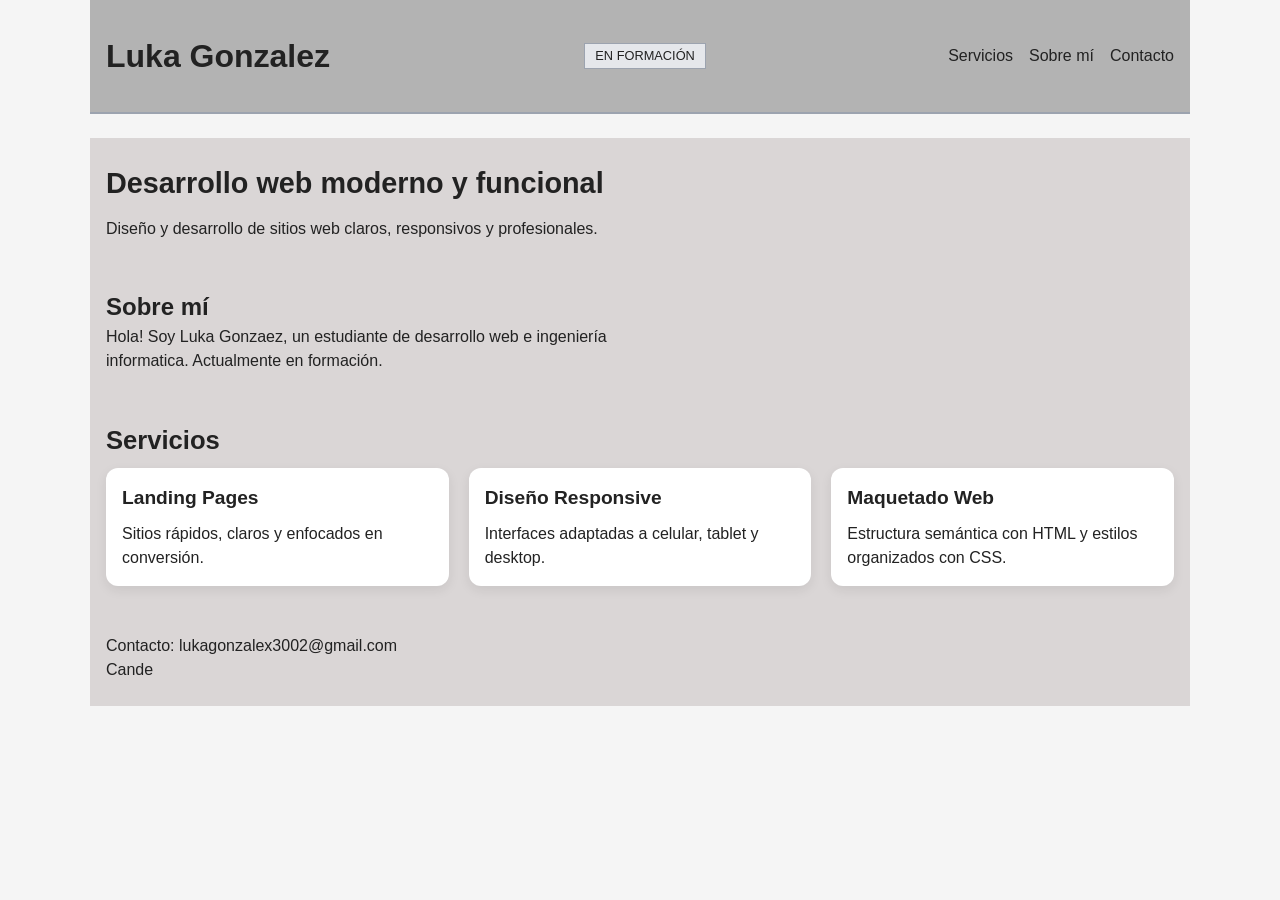
<file: index.html>
<!DOCTYPE html>
<!-- Le dice al navegador que este documento usa HTML5 -->

<html lang="es">
  <!-- Elemento raíz del documento. lang="es" indica que el contenido está en español -->

  <head>
    <!-- Información interna del documento, no visible como contenido principal -->

    <meta charset="UTF-8" />
    <!-- Permite usar tildes, ñ y caracteres especiales sin problemas -->

    <meta name="viewport" content="width=device-width, initial-scale=1.0" />
    <!-- Hace que la página se adapte correctamente a pantallas chicas como celulares -->

    <title>Ruta FullStack</title>
    <!-- Título que aparece en la pestaña del navegador -->

    <link rel="stylesheet" href="styles.css" />
    <!-- Conecta este HTML con el archivo de estilos CSS -->
  </head>

  <body>
    <!-- Todo lo visible de la página va dentro de body -->

    <header class="site-header">
      <!-- Encabezado principal del sitio -->
      <!-- Le pusimos una clase para poder darle estilos desde CSS -->

      <h1 class="logo">Luka Gonzalez</h1>
      <!-- Título principal del sitio -->
      <!-- h1 es el título más importante de la página -->

        <span class="badge badge--tooltip" tabindex="0" aria-describedby="tip-formacion">
          EN FORMACIÓN
          <span class="tooltip" id="tip-formacion" role="tooltip">
            Estoy aprendiendo Full-Stack: HTML, CSS, Git y bases de JS.
          </span>
        </span>

      <nav class="main-nav">
        <!-- Bloque de navegación principal -->
        <!-- nav se usa para agrupar enlaces importantes del sitio -->

        <a href="#servicios">Servicios</a>
        <!-- Enlace interno que lleva a la sección con id="servicios" -->

        <a href="#sobre-mi">Sobre mí</a>
        <!-- Enlace interno a una sección futura con id="sobre-mi" -->

        <a href="#contacto">Contacto</a>
        <!-- Enlace interno que lleva al footer o sección con id="contacto" -->
      </nav>
    </header>

    <main>
      <!-- main contiene el contenido principal de la página -->

      <section class="hero">
        <!-- Primera sección destacada de la landing -->
        <!-- Suele usarse para presentar el sitio o propuesta principal -->

        <h2>Desarrollo web moderno y funcional</h2>
        <!-- Título de esta sección -->

        <p>
          Diseño y desarrollo de sitios web claros, responsivos y profesionales.
        </p>
        <!-- Texto descriptivo corto -->
      </section>

      <section class="sobre-mi" id="sobre-mi">
        <!--Seccion sobre mi-->

        <h2 class="titulo-seccion">Sobre mí</h2>
          <!-- Título de esta sección -->

        <p>Hola! Soy Luka Gonzaez, un estudiante de desarrollo web e ingeniería informatica. Actualmente en formación.</p>
        <!-- Texto descriptivo corto -->

      </section>

      <section class="servicios" id="servicios">
        <!-- Sección de servicios -->
        <!-- Tiene clase para estilos y id para que el link del nav funcione -->

        <h2>Servicios</h2>
        
        <div class="servicio-lista">
          <article class="card">
            <!-- Cada servicio está dentro de un article -->
            <!-- article representa una unidad de contenido independiente -->

            <h3>Landing Pages</h3>
            <!-- Título de la card -->

            <p>Sitios rápidos, claros y enfocados en conversión.</p>
            <!-- Descripción de la card -->
          </article>

          <article class="card">
            <!-- Segunda card -->

            <h3>Diseño Responsive</h3>
            <p>Interfaces adaptadas a celular, tablet y desktop.</p>
          </article>

          <article class="card">
            <!-- Tercera card -->

            <h3>Maquetado Web</h3>
            <p>Estructura semántica con HTML y estilos organizados con CSS.</p>
          </article>
        </div>
      </section>
    </main>

    <footer class="site-footer" id="contacto">
      <!-- Pie de página -->
      <!-- También tiene id para que el enlace "Contacto" del nav apunte acá -->

      <p>Contacto: lukagonzalex3002@gmail.com</p>
      <!-- Información de contacto -->
      <a href="teoria/index.html">Cande</a>
    </footer>

  </body>
</html>
</file>
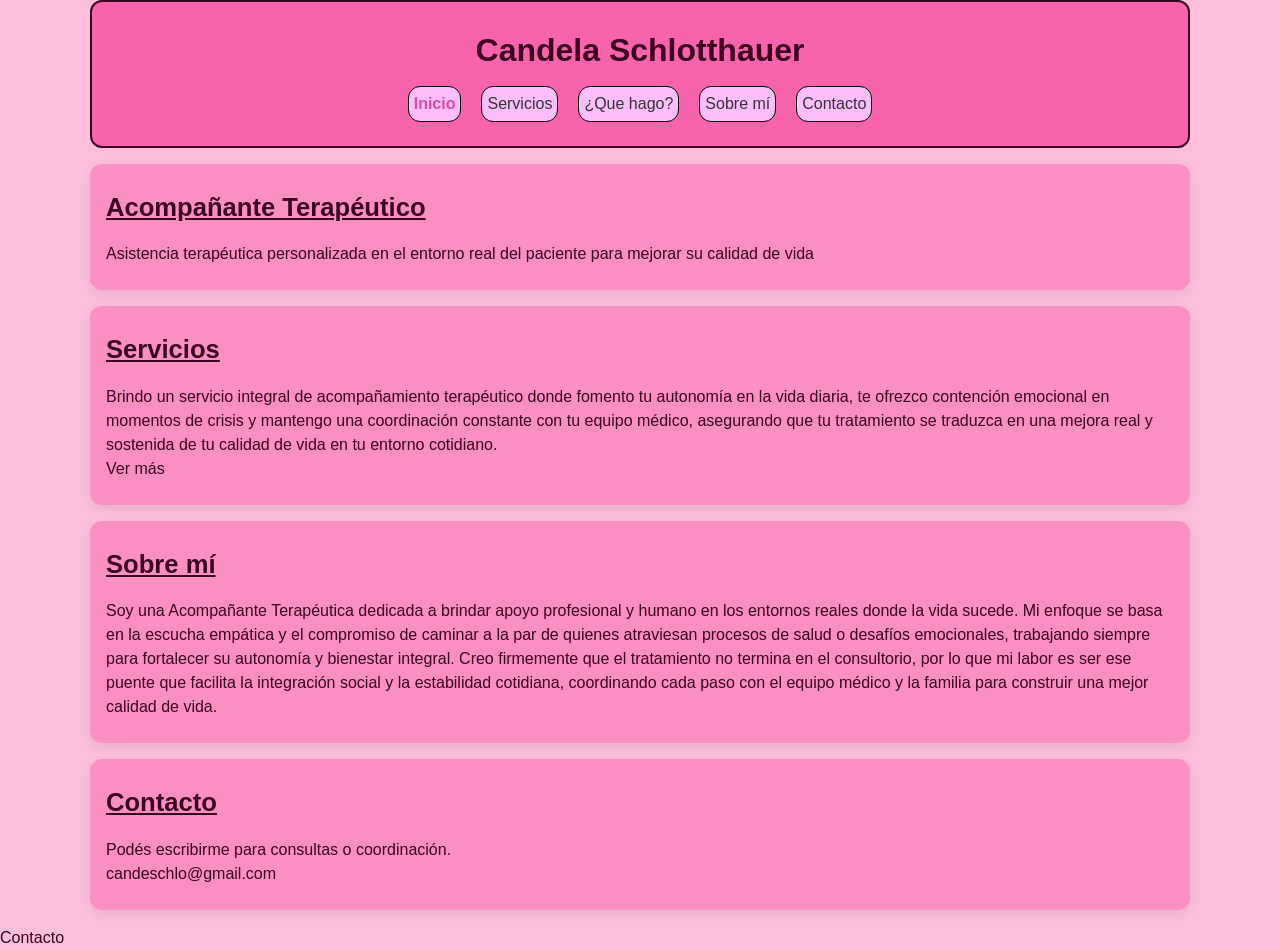
<file: teoria/index.html>
<!DOCTYPE html>
<html lang="es">
<head>
    <meta charset="UTF-8">
    <meta name="viewport" content="width=device-width, initial-scale=1.0">
    <link  rel="stylesheet" href="styles.css">
    <title>Candela</title>
</head>
<body>
    <header class="site-header">
        <h1 class="logo">Candela Schlotthauer</h1>
        <nav class="main-nav">
            <a href="index.html" class="nav-link nav-link--active">Inicio</a>
            <a href="servicios.html" class="nav-link">Servicios</a>
            <a href="#servicios-preview" class="nav-link">¿Que hago?</a>
            <a href="#sobre-mi" class="nav-link">Sobre mí</a>
            <a href="#contacto" class="nav-link">Contacto</a>
        </nav>
    </header>
    <main>
        <section class="hero section">
                <h2>Acompañante Terapéutico</h2>
                <p>Asistencia terapéutica personalizada en el entorno real del paciente para mejorar su calidad de vida</p>
        </section>
        <section class="servicios-preview section" id="servicios-preview">
                <h2>Servicios</h2>
                <p>Brindo un servicio integral de acompañamiento terapéutico donde fomento tu autonomía en la vida diaria, te ofrezco contención emocional en momentos de crisis y mantengo una coordinación constante con tu equipo médico, asegurando que tu tratamiento se traduzca en una mejora real y sostenida de tu calidad de vida en tu entorno cotidiano.</p>
                <a href="servicios.html">Ver más</a>
        </section>
        <section class="sobre-mi section" id="sobre-mi">
                <h2>Sobre mí</h2>
                <p>Soy una Acompañante Terapéutica dedicada a brindar apoyo profesional y humano en los entornos reales donde la vida sucede. Mi enfoque se basa en la escucha empática y el compromiso de caminar a la par de quienes atraviesan procesos de salud o desafíos emocionales, trabajando siempre para fortalecer su autonomía y bienestar integral. Creo firmemente que el tratamiento no termina en el consultorio, por lo que mi labor es ser ese puente que facilita la integración social y la estabilidad cotidiana, coordinando cada paso con el equipo médico y la familia para construir una mejor calidad de vida.</p>
        </section>
        <section class="contacto section" id="contacto">
            <h2>Contacto</h2>
            <p>Podés escribirme para consultas o coordinación.</p>
            <a href="mailto:candeschlo@gmail.com">candeschlo@gmail.com</a>
        </section>
    </main>
    <footer class="site-footer">
        <a href="mailto:candeschlo@gmail.com">Contacto</a>
    </footer>
</body>
</html>
</file>
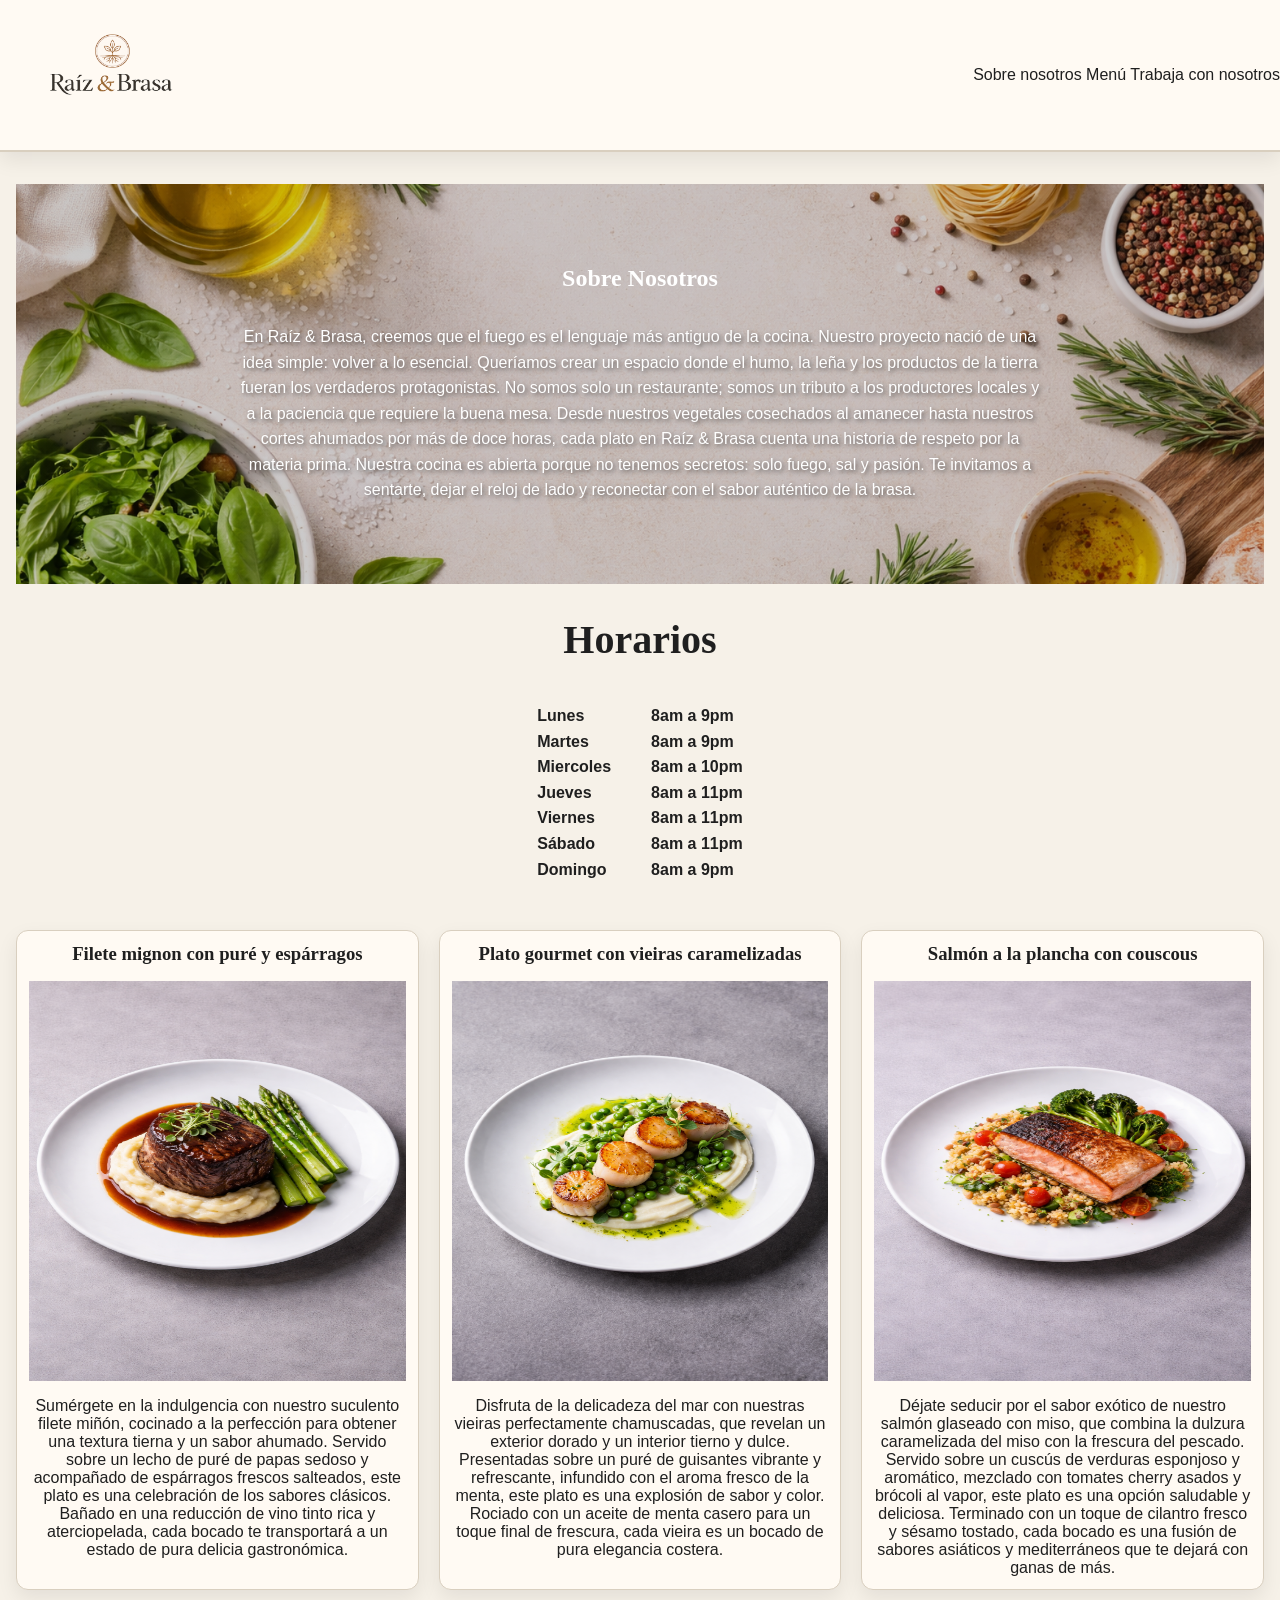
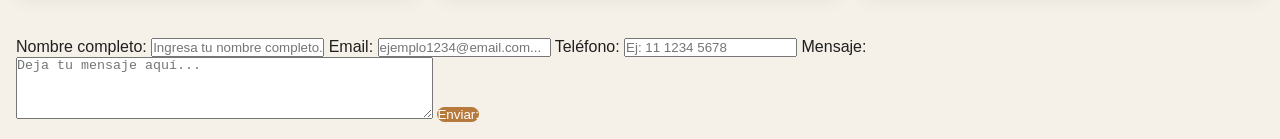
<file: pruebas/Prueba1(grid y flex)/index.html>
<!DOCTYPE html>
<html lang="es">
<head>
    <meta charset="UTF-8">
    <meta name="viewport" content="width=device-width, initial-scale=1.0">
    <link href="styles.css" rel="stylesheet">
    <title>Restoran</title>
</head>
<body>
    <header class="site-header">
        <a href="index.html">
            <img src="img/Logo.png" alt="Logo del restoran" class="logo">
        </a>
        <nav class="main-nav">
            <a href="#">Sobre nosotros</a>
            <a href="#">Menú</a>
            <a href="#">Trabaja con nosotros</a>
        </nav>
    </header>
    
    <main>
        <section class="section sobre-nosotros" id="sobre-nosotros">
            <h2>Sobre Nosotros</h2>
            <p>En Raíz & Brasa, creemos que el fuego es el lenguaje más antiguo de la cocina. Nuestro proyecto nació de una idea simple: volver a lo esencial. Queríamos crear un espacio donde el humo, la leña y los productos de la tierra fueran los verdaderos protagonistas.

            No somos solo un restaurante; somos un tributo a los productores locales y a la paciencia que requiere la buena mesa. Desde nuestros vegetales cosechados al amanecer hasta nuestros cortes ahumados por más de doce horas, cada plato en Raíz & Brasa cuenta una historia de respeto por la materia prima.

            Nuestra cocina es abierta porque no tenemos secretos: solo fuego, sal y pasión. Te invitamos a sentarte, dejar el reloj de lado y reconectar con el sabor auténtico de la brasa.</p>
        </section>

        <section class="section horarios">
            <h2>Horarios</h2>
            <ul>
                <li>Lunes</li>
                <li>Martes</li>
                <li>Miercoles</li>
                <li>Jueves</li>
                <li>Viernes</li>
                <li>Sábado</li>
                <li>Domingo</li>
            </ul>
            <ul>
                <li>8am a 9pm</li>
                <li>8am a 9pm</li>
                <li>8am a 10pm</li>
                <li>8am a 11pm</li>
                <li>8am a 11pm</li>
                <li>8am a 11pm</li>
                <li>8am a 9pm</li>
            </ul>
        </section>

        <section class="section menu" id="menu">
            <article class="card">
                <h3>Filete mignon con puré y espárragos</h3>
                <img src="img/Filete mignon con puré y espárragos.png" alt="Filete mignon con puré y espárragos" class="Plato1">
                <p>Sumérgete en la indulgencia con nuestro suculento filete miñón, cocinado a la perfección para obtener una textura tierna y un sabor ahumado. Servido sobre un lecho de puré de papas sedoso y acompañado de espárragos frescos salteados, este plato es una celebración de los sabores clásicos. Bañado en una reducción de vino tinto rica y aterciopelada, cada bocado te transportará a un estado de pura delicia gastronómica.</p>
            </article>
            <article class="card">
                <h3>Plato gourmet con vieiras caramelizadas</h3>
                <img src="img/Plato gourmet con vieiras caramelizadas.png" alt="vieiras caramelizadas" class="Plato2">
                <p>Disfruta de la delicadeza del mar con nuestras vieiras perfectamente chamuscadas, que revelan un exterior dorado y un interior tierno y dulce. Presentadas sobre un puré de guisantes vibrante y refrescante, infundido con el aroma fresco de la menta, este plato es una explosión de sabor y color. Rociado con un aceite de menta casero para un toque final de frescura, cada vieira es un bocado de pura elegancia costera.</p>
            </article>
            <article class="card">
                <h3>Salmón a la plancha con couscous</h3>
                <img src="img/Salmón a la plancha con couscous.png" alt="Salmón a la plancha con couscous" class="Plato3">
                <p>Déjate seducir por el sabor exótico de nuestro salmón glaseado con miso, que combina la dulzura caramelizada del miso con la frescura del pescado. Servido sobre un cuscús de verduras esponjoso y aromático, mezclado con tomates cherry asados y brócoli al vapor, este plato es una opción saludable y deliciosa. Terminado con un toque de cilantro fresco y sésamo tostado, cada bocado es una fusión de sabores asiáticos y mediterráneos que te dejará con ganas de más.</p>
            </article>
        </section>

        <section class="section trabajo-nosotros" id="trabajo">
            <form>
                <label for="nombre">Nombre completo:</label>
                <input type="text" id="nombre" name="nombre" placeholder="Ingresa tu nombre completo..." required>
                
                <label for="email">Email:</label>
                <input type="email" id="email" name="email" placeholder="ejemplo1234@email.com..." required>
                
                <label for="numero">Teléfono:</label>
                <input type="tel" id="numero" name="numero" placeholder="Ej: 11 1234 5678" pattern="[0-9]{2,4}[0-9 {6,8}" required>

                <label for="mensaje">Mensaje:</label>
                <textarea id="mensaje" name="mensaje" rows="4" cols="50" placeholder="Deja tu mensaje aquí..."></textarea>

                <button type="submit">Enviar:</button>
            </form>
        </section>
    </main>

    <footer class="site-footer">

    </footer>
</body>
</html>
</file>
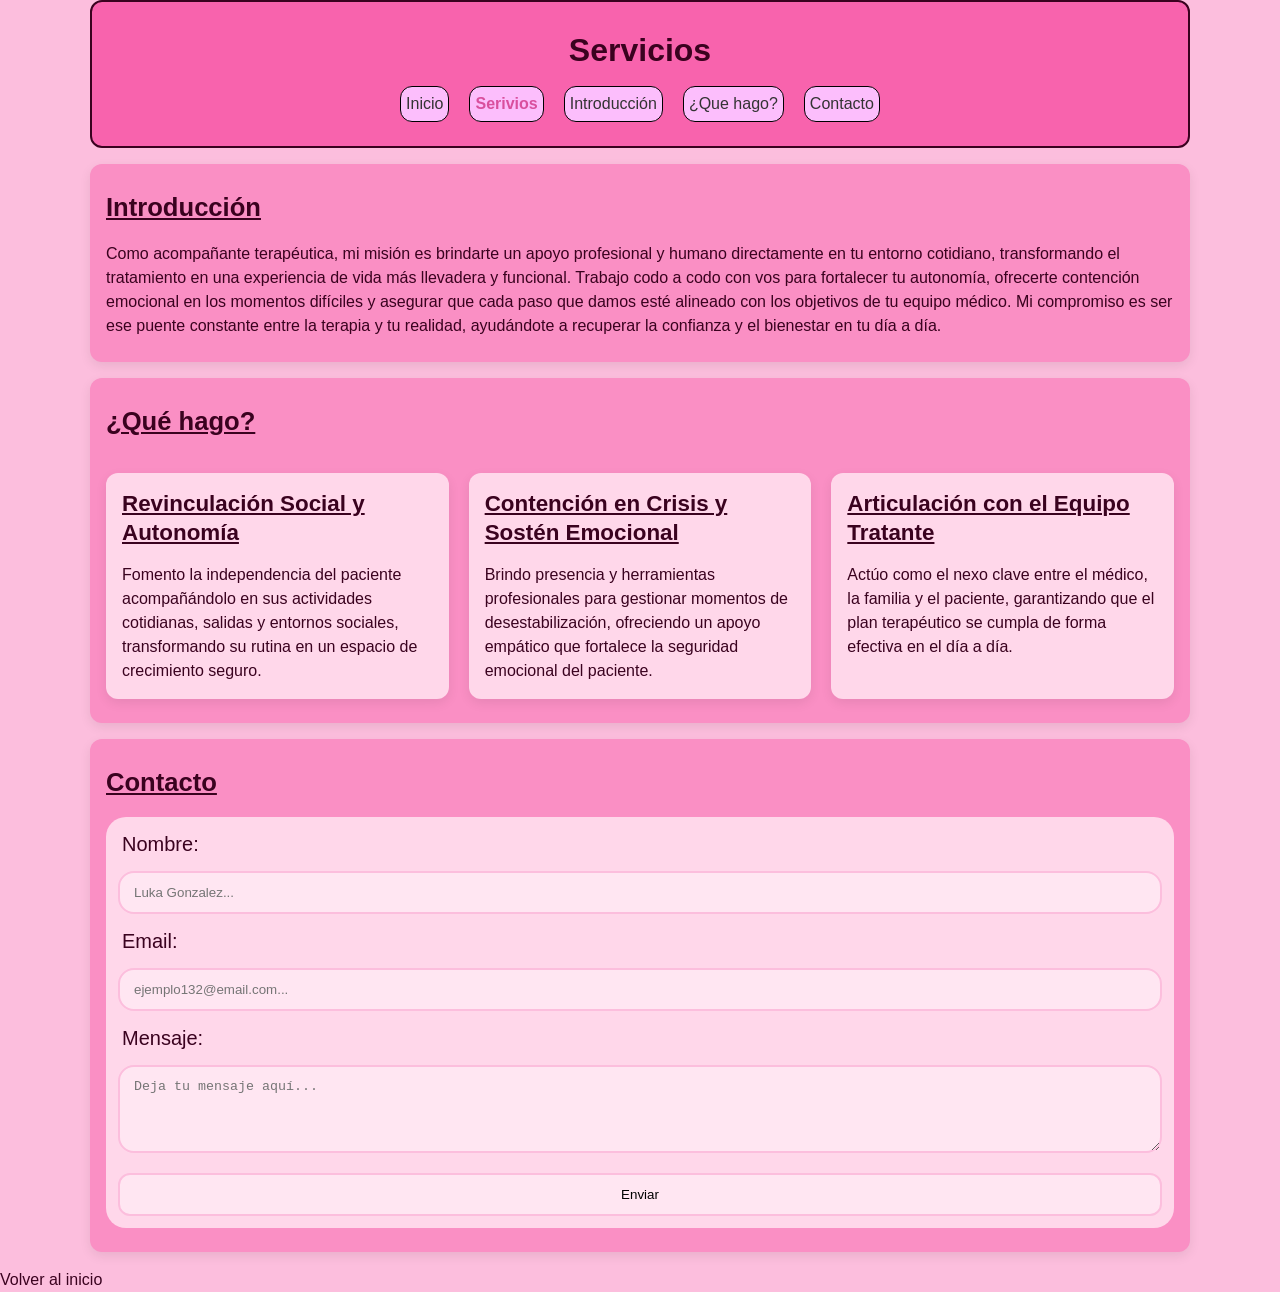
<file: teoria/servicios.html>
<!DOCTYPE html>
<html lang="es">
<head>
    <meta charset="UTF-8">
    <meta name="viewport" content="width=device-width, initial-scale=1.0">
    <link rel="stylesheet" href="styles.css">
    <title>Servicios</title>
</head>
<body>
    <header class="site-header">
        <h1 class="logo">Servicios</h1>
        <nav class="main-nav">
            <a href="index.html" class="nav-link">Inicio</a>
            <a href="servicios.html" class="nav-link nav-link--active">Serivios</a>
            <a href="#inicio" class="nav-link">Introducción</a>
            <a href="#lista-servicio" class="nav-link">¿Que hago?</a>
            <a href="#contacto" class="nav-link">Contacto</a>
        </nav>
    </header>
    <main>
        <section class="intro-servicios section" id="inicio">
            <div class="titulo-separación">
                <h2>Introducción</h2>
            </div>
            <p>Como acompañante terapéutica, mi misión es brindarte un apoyo profesional y humano directamente en tu entorno cotidiano, transformando el tratamiento en una experiencia de vida más llevadera y funcional. Trabajo codo a codo con vos para fortalecer tu autonomía, ofrecerte contención emocional en los momentos difíciles y asegurar que cada paso que damos esté alineado con los objetivos de tu equipo médico. Mi compromiso es ser ese puente constante entre la terapia y tu realidad, ayudándote a recuperar la confianza y el bienestar en tu día a día.</p>
            
        </section>
        <section class="lista-servicio section" id="lista-servicio">
            <div class="titulo-separación">
                <h2>¿Qué hago?</h2>
            </div>
                <div class="servicios-grid">
                <article class="card">
                        <h3>Revinculación Social y Autonomía</h3>
                    <p>Fomento la independencia del paciente acompañándolo en sus actividades cotidianas, salidas y entornos sociales, transformando su rutina en un espacio de crecimiento seguro.</p>
                </article>
                <article class="card">
                    <h3>Contención en Crisis y Sostén Emocional</h3>
                    <p>Brindo presencia y herramientas profesionales para gestionar momentos de desestabilización, ofreciendo un apoyo empático que fortalece la seguridad emocional del paciente.</p>
                </article>
                <article class="card">
                    <h3>Articulación con el Equipo Tratante</h3>
                    <p>Actúo como el nexo clave entre el médico, la familia y el paciente, garantizando que el plan terapéutico se cumpla de forma efectiva en el día a día.</p>
                </article>
            </div>
        </section>
        <section class="formulario section" id="contacto">
            <h2>Contacto</h2>
            <form method="post">
                <label for="nombre">Nombre:</label>
                <input type="text" id="nombre" name="nombre" placeholder="Luka Gonzalez..." required>

                <label for="email">Email:</label>
                <input type="email" id="email" name="email" placeholder="ejemplo132@email.com..." required>

                <label for="mensaje">Mensaje:</label>
                <textarea id="mensaje" name="mensaje" rows="4" cols="50" placeholder="Deja tu mensaje aquí..."></textarea>
                <button type="submit">Enviar</button>
            </form>
        </section>
    </main>
    <footer class="site-footer">
        <a href="index.html">Volver al inicio</a>
    </footer>
</body>
</html>
</file>
<file: styles.css>
/* 1. Variables */
:root {
  --color-bg: #f5f5f5;
  --color-box: #dad6d6;
  --color-surface: #ffffff;
  --color-text: #222222;
  --color-muted: #555555;
  --color-accent: #2563eb;
  --color-header: #b3b3b3;

  --space-sm: 0.5rem;
  --space-md: 1rem;
  --space-lg: 2rem;

  --radius-md: 12px;
  --shadow-sm: 0 4px 12px rgba(0, 0, 0, 0.08);
}

/* 2. Reset y base */
/* Selecciona todos los elementos de la página */
* {
  box-sizing: border-box;
  /* Hace que width y height incluyan padding y border */
  /* Esto evita problemas de tamaño inesperado */

  margin: 0;
  /* Elimina márgenes por defecto del navegador */

  padding: 0;
  /* Elimina paddings por defecto del navegador */
}

body {
  font-family: Arial, sans-serif;
  /* Define la tipografía general del sitio */

  line-height: 1.5;
  /* Mejora la separación vertical entre líneas de texto */

  color: var(--color-text);
  /* Color principal del texto */

  background-color: var(--color-bg);
  /* Color de fondo general de la página */
}

a {
  text-decoration: none;
  /* Quita el subrayado por defecto de los enlaces */

  color: inherit;
  /* Hace que el enlace use el color de su contenedor en vez del azul por defecto */
}

img {
  max-width: 100%;
  height: auto;
  display: block;
}

/* 3. Layout */
.site-header,
.hero,
.servicios,
.site-footer,
.sobre-mi {
  width: min(1100px, 90%);
  /* El ancho será como máximo 1100px */
  /* Pero si la pantalla es chica, usará el 90% del ancho disponible */

  margin: 0 auto;
  /* Centra horizontalmente estos bloques */

  padding: 24px 1rem;
  /* Agrega espacio vertical arriba y abajo de cada bloque */

  background-color: var(--color-box);
}

.servicio-lista {
  display: grid;
  grid-template-columns: repeat(auto-fit, minmax(200px, 1fr));
  gap: 20px;
}

/* 4. Secciones */
.site-header {
  display: flex;
  /* Convierte al header en un contenedor flex */

  justify-content: space-between;
  /* Distribuye los hijos en el eje principal */
  /* En este caso deja el logo a un lado y el nav al otro */

  align-items: center;
  /* Centra verticalmente los hijos del header */

  border-bottom: 2px solid #9ca3af;
  margin-bottom: 24px;
  position: sticky;
  top: 0;
  z-index: 1000;
  background-color: var(--color-header);
  padding: 2rem 1rem;

}

/* En .site-header, los hijos directos son:
  - .logo
  - .badge.badge--tooltip
  - .main-nav
  Esos tres son los ítems flex
*/

.main-nav {
  display: flex;
  /* Convierte la navegación en un contenedor flex */

  gap: 16px;
  /* Separa los enlaces entre sí sin usar márgenes manuales */
}

/* En .main-nav, los ítems flex son los enlaces <a> */

#servicios, 
#contacto, 
#sobre-mi {
    scroll-margin-top: 140px;
}

.servicios h2 {
  font-size: 1.6rem;
  margin-bottom: var(--space-sm);
}

.hero h2 {
  font-size: 1.8rem;
  /* Hace más grande el título principal de la sección hero */

  margin-bottom: 12px;
  /* Separa el título del párrafo de abajo */
}

.hero p, .sobre-mi p {
  max-width: 60ch;
  /* Limita el ancho del texto para que no quede demasiado largo al leer */
}

/* 5. Componentes */  

/* En .servicio-lista, los ítems grid son las .card */

.card {
  background-color: var(--color-surface);
  /* Fondo blanco para que la card se destaque */

  padding: var(--space-md);
  /* Espacio interno dentro de cada card */

  border-radius: var(--radius-md);
  /* Redondea las esquinas */

  box-shadow: var(--shadow-sm);
  /* Le agrega una sombra suave a cada card para separarla visualmente del fondo.
  0 = desplazamiento horizontal
  4px = desplazamiento vertical
  12px = difuminado
  rgba(0, 0, 0, 0.08) = negro con baja opacidad */

  overflow: hidden;
}

.card h3 {
  font-size: 1.2rem;
  margin-bottom: 10px;
  /* Separa el título de la card de su párrafo */
}

.badge {
    transition: transform 120ms ease;
    transform-origin: left center;
    vertical-align: middle;
    margin-left: 12px;
    display: inline-block;
    background-color: #e5e7eb;
    border: 1px solid #9ca3af;
    padding: 6px 10px;
    font-size: 0.8rem;
    line-height: 1;
    white-space: nowrap;
}

.badge--tooltip .tooltip {
    position: absolute;
    left: 50%;
    top: calc(100% + 10px);
    transform: translateX(-50%);
    background: #111827;
    color: var(--color-surface);
    border: 2px solid #111827;
    padding: 8px 10px;
    font-size: 12px;
    line-height: 1.2;
    white-space: nowrap;
    opacity: 0;
    visibility: hidden;
    pointer-events: none;
    z-index: 2000;
}

.badge--tooltip{
    position: relative;
    cursor: help;
}

.badge--tooltip .tooltip::after {
    content: "";
    position: absolute;
    bottom: 100%;
    left: 50%;
    transform: translateX(-50%);
    border: 6px solid transparent;
    border-bottom-color: #111827;
}



/* 6. Estados */

.badge--tooltip:hover .tooltip,
.badge--tooltip:focus-visible .tooltip {
  opacity: 1;
  visibility: visible;
}

/* foco visible en el badge (porque no es <a>) */
.badge--tooltip:focus-visible {
  outline: 3px solid #111827;
  outline-offset: 3px;
}

header .badge:hover,
header .badge:focus-visible {
  transform: scale(1.05);
}

a:focus-visible,
button:focus-visible,
.badge:focus-visible {
  outline: 2px solid var(--color-accent);
  outline-offset: 3px;
}

/*7. @media*/
@media (max-width: 700px) {
  .site-header {
    flex-direction: column;
    align-items: flex-start;
    gap: 8px;
  }

  .main-nav {
      flex-wrap: wrap;
  }

  .servicios h2 {
      text-align: center;
  }

  .hero h2 {
      font-size: 1.6rem;
  }
}

@media (prefers-reduced-motion: reduce) {
  .badge--tooltip,
  .tooltip,
  .card,
  .main-nav a {
    transition: none;
  }

  header .badge:hover,
  header .badge:focus-visible {
    transform: none;
  }
}
</file>
<file: teoria/styles.css>
:root {
    --color-bg: #fcbedd;
    --color-header: #F863AD;
    --color-header-border: #3a021f;
    --color-card: #FA8FC4;
    --color-text: #3a021f;
    --color-accent: #F40B80;
    --color-surface: #ffd7ea;
    --color-link: #d94f9d;
    --color-border-inputs: #fcbedd;
    --color-focus: #BEDDFC;
    --color-nav-text: #333333;
    --color-nav-bg: #FCBEFC;
    
    --radius-md: 12px;
    --shadow-sm: 0 4px 12px rgba(0, 0, 0, 0.08);

    --space-sm: 0.5rem;
    --space-md: 1rem;
    --space-lg: 2rem;

    
}

* {
    box-sizing: border-box;
    margin: 0;
    padding: 0;
}

body {
    font-family: Arial, sans-serif;
    font-size: 16px;
    line-height: 1.5;
    background-color: var(--color-bg);
    color: var(--color-text);

}

a {
    text-decoration: none;
    color: inherit;
}

img {
    max-width: 100%;
    height: auto;
    display: block;
}


.site-header {
    width: min(1100px, 90%);
    margin: 0 auto;
    padding: 24px 1rem;
    display: flex;
    flex-direction: column;
    gap: 0.75rem;
    position: sticky;
    top: 0;
    z-index: 1000;
    align-items: center;
    justify-content: center;
    background-color: var(--color-header);
    border: 2px solid var(--color-header-border);
    border-radius: var(--radius-md);
}

.main-nav {
    display: flex;
    gap: 20px;
}

.main-nav a{
    border: 1px solid black;
    border-radius: var(--radius-md);
    padding: 5px;
    background-color: var(--color-nav-bg);
}

.section {
    width: min(1100px, 90%);
    margin: 1rem auto;
    padding: 24px 1rem;
    background-color: var(--color-card);
    border-radius: var(--radius-md);
    scroll-margin-top: 140px;
    box-shadow: var(--shadow-sm);
}

.lista-servicio h2{
    margin-bottom: 1rem;
}

.servicios-grid {
    display: grid;
    grid-template-columns: repeat(auto-fit, minmax(200px, 1fr));
    gap: 20px;
}

.card {
    margin-top: 1rem;
    background-color: var(--color-surface);
    padding: 1rem;
    border-radius: var(--radius-md);
    box-shadow: var(--shadow-sm);
    transition: transform 0.3s ease, box-shadow 0.3s ease;
    transform: translateY(0);
}

.card h3 {
    line-height: 1.3;
    text-decoration: underline;
    margin-bottom: 1rem;
}

.section h2 {
    margin-bottom: 1rem;
    text-decoration: underline;
}

h1 {
    font-size: 2rem;
}

h2 {
    font-size: 1.6rem;
}

h3 {
    font-size: 1.4rem;
}

form {
    display: flex;
    flex-direction: column;
    gap: 12px;
    margin-top: 1rem;
    padding: .75rem;
    background-color: var(--color-surface);
    border-radius: 1.25rem;
}

label {
    margin-left: .25rem;
    font-size: 1.25rem;
}

.formulario input, .formulario textarea {
    background-color: #ffe6f2;
    box-sizing: border-box;
    width: 100%;
    padding: 12px 14px;
    border: 2px solid var(--color-border-inputs);
    border-radius: 1rem;
}

.formulario button {
    background-color: #ffe6f2;
    border: 2px solid var(--color-border-inputs);
    border-radius: .75rem;
    margin-top: .5rem;
    padding: .75rem 1rem;
    cursor:pointer;
}

.nav-link {
    text-decoration: none;
    color: var(--color-nav-text);
    padding: 0.5rem 0.75rem;
}

.nav-link--active {
    color: var(--color-link);
    font-weight: 700;
    border-bottom: 2px solid currentColor;
}

.card:hover {
    transform: translateY(-10px);
    box-shadow: 0 12px 24px rgba(0, 0, 0, 0.15);
}

.main-nav a:focus-visible, .formulario input:focus-visible, .formulario button:focus-visible, .formulario textarea:focus-visible{
    outline: 2px solid var(--color-focus);
    outline-offset: 3px;
}

@media (max-width: 700px) {
    .site-header {
        padding: 20px 0.75rem;
        align-items: flex-start;
        gap: 8px;
    }

    .main-nav {
        flex-wrap: wrap;
        gap: 12px;
    }

    .main-nav a {
        width: 100%;
        padding: 0.4rem 0.75rem;
        text-align: center;
    }

    .section {
        padding: 20px 0.75rem;
        scroll-margin-top: 240px;
    }

    .servicios-grid {
        grid-template-columns: 1fr;
    }
}

@media (prefers-reduced-motion: reduce) {
    .card,
    .main-nav a {
        transition: none;
    }

    .card:hover {
        transform: none;
        box-shadow: var(--shadow-sm);
    }
}
</file>
<file: pruebas/Prueba1(grid y flex)/styles.css>
:root {
    --color-fondo: #f6f1e8;
    --color-superficie: #fffaf3;
    --color-texto: #1f1f1f;
    --color-texto-suave: #5f584f;
    --color-principal: #b67a3c;
    --color-secundario: #3f4a3c;
    --color-borde: #d9cfbf;

    --fuente-principal: "Sora", sans-serif;
    --fuente-titulos: "Cormorant Garamond", serif;

    --radio: 12px;
    --sombra: 0 8px 20px rgba(0, 0, 0, 0.08);
    --transicion: 0.3s ease;
    --ancho-max: 1200px;
}

* {
    box-sizing: border-box;
    margin: 0;
    padding: 0;
}

a {
    text-decoration: none;
    color: inherit;
}

img {
    max-width: 100%;
    height: auto;
    display: block;
}

.site-header{
    display: flex;
    justify-content: space-between;
    align-items: center;
    background-color: var(--color-superficie);
    border-bottom: 2px solid var(--color-borde);
    box-shadow: var(--sombra);
}

.logo {
    height: 150px;
    width: auto;
    display: block;
}

body {
    background-color: var(--color-fondo);
    color: var(--color-texto);
    font-family: var(--fuente-principal);
}

h1, h2, h3 {
    font-family: var(--fuente-titulos);
}

main{
    margin: 1rem;
}

.menu{
    display: grid;
    grid-template-columns: repeat(auto-fit, minmax(200px, 1fr));
    gap: 20px;
}

.card {
    text-align: center;
    background-color: var(--color-superficie);
    border: 1px solid var(--color-borde);
    border-radius: var(--radio);
    box-shadow: var(--sombra);
    padding: 0.75rem;
    margin-top: 1rem;
    margin-bottom: 1rem;
}

.card img{
    margin: auto;
    width: 400px;
    height: 400px;
}

.card h3{
    margin-bottom: 1rem;
}

.card p{
    margin-top: 1rem;
}

button {
    background-color: var(--color-principal);
    color: white;
    border: none;
    border-radius: var(--radio);
    transition: var(--transicion);
}

.section{
    margin-top: 2rem;
}

.sobre-nosotros {
    height: auto; 
    min-height: 400px; 
    
    background-image: linear-gradient(rgba(0, 0, 0, 0.2), rgba(0, 0, 0, 0.2)), url(img/sobrenosotros.png);
    
    background-size: cover;
    background-position: center;
    display: flex;
    flex-direction: column;
    justify-content: center;
    align-items: center;
    text-align: center;
    padding: 2rem;
    
    color: white; 
}

.sobre-nosotros h2 {
    margin-bottom: 2rem;
}

.sobre-nosotros p {
    max-width: 800px; 
    line-height: 1.6;
    text-shadow: 2px 2px 4px rgba(0,0,0,0.5); 
}

.horarios {
    display: flex;          
    flex-wrap: wrap;       
    gap: 40px;             
    justify-content: center; 
}

.horarios ul {
    list-style: none;      
    padding: 0;
    line-height: 1.6;
    font-weight: 900;
}

.horarios h2 {
    font-size: 2.5rem;
    width: 100%;           
    text-align: center;
}
</file>
